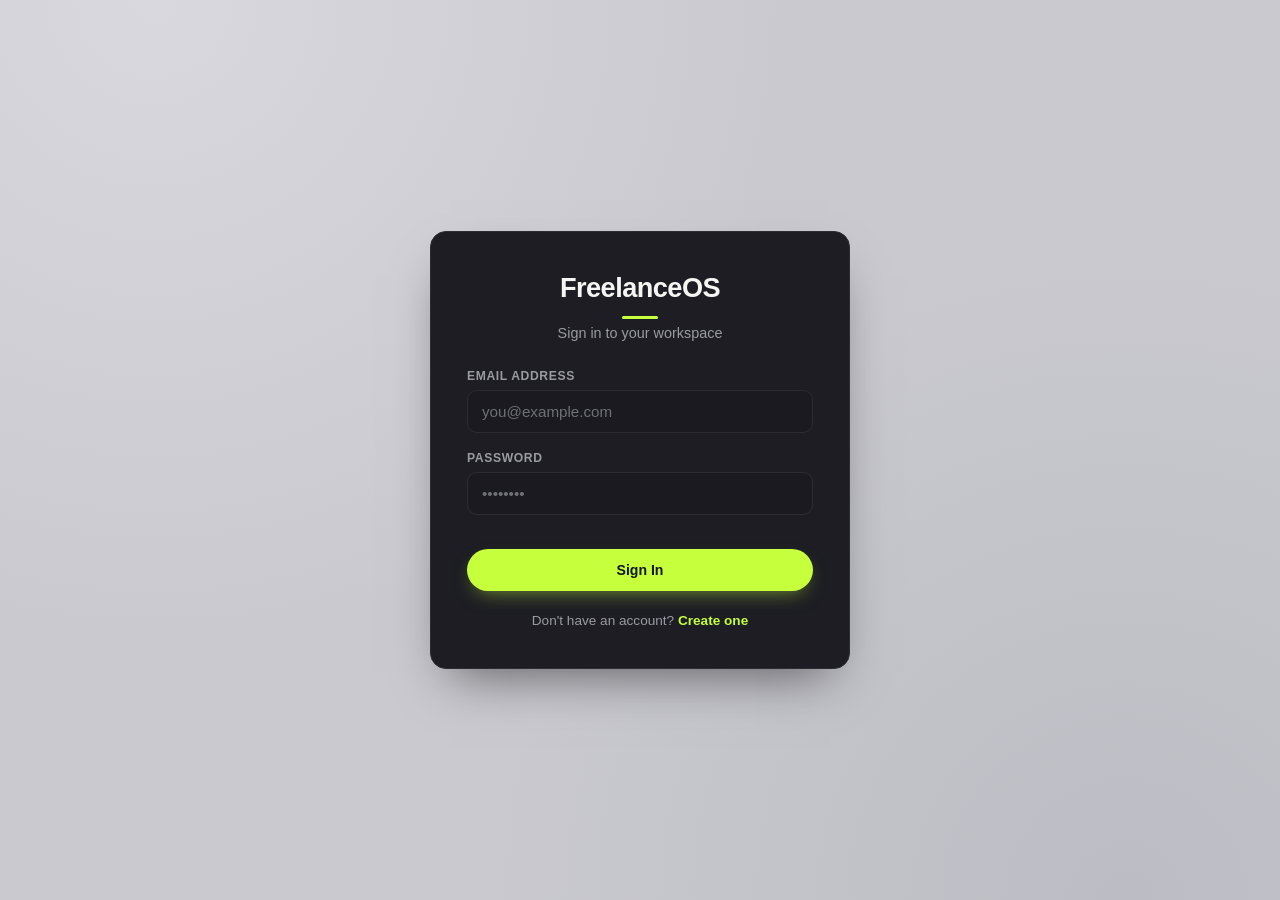
<file: frontend_ui3/dashboard.html>
<!DOCTYPE html>
<html lang="en">
<head>
  <meta charset="UTF-8">
  <meta name="viewport" content="width=device-width, initial-scale=1.0">
  <title>Dashboard | FreelanceOS</title>
  <link rel="stylesheet" href="css/styles.css">
  <style>
    /* ── Modal ── */
    .modal-overlay {
      display: none;
      position: fixed;
      inset: 0;
      background: rgba(0,0,0,0.65);
      z-index: 10000;
      align-items: center;
      justify-content: center;
    }
    .modal-overlay.open { display: flex; }
    .modal {
      background: #1a1a2e;
      border: 1px solid rgba(255,165,0,0.25);
      border-radius: 12px;
      padding: 32px;
      width: 100%;
      max-width: 480px;
      box-shadow: 0 24px 60px rgba(0,0,0,0.5);
      position: relative;
    }
    .modal h3 {
      margin: 0 0 20px;
      color: #ff9900;
      font-size: 1.15rem;
      letter-spacing: 0.04em;
      text-transform: uppercase;
    }
    .modal .close-btn {
      position: absolute;
      top: 16px; right: 18px;
      background: none;
      border: none;
      color: #aaa;
      font-size: 1.4rem;
      cursor: pointer;
      line-height: 1;
      padding: 0;
    }
    .modal .close-btn:hover { color: #fff; }
    .modal .form-group { margin-bottom: 14px; }
    .modal .form-label {
      display: block;
      font-size: 0.75rem;
      color: #aaa;
      margin-bottom: 5px;
      text-transform: uppercase;
      letter-spacing: 0.05em;
    }
    .modal .form-input, .modal select {
      width: 100%;
      background: rgba(255,255,255,0.05);
      border: 1px solid rgba(255,255,255,0.12);
      border-radius: 7px;
      padding: 9px 12px;
      color: #fff;
      font-size: 0.9rem;
      box-sizing: border-box;
      transition: border-color 0.2s;
    }
    .modal .form-input:focus, .modal select:focus {
      outline: none;
      border-color: #ff9900;
    }
    .modal select option { background: #1a1a2e; }
    .modal-actions {
      display: flex;
      gap: 10px;
      margin-top: 22px;
      justify-content: flex-end;
    }
    .btn-danger {
      background: rgba(220,53,69,0.15);
      border: 1px solid rgba(220,53,69,0.4);
      color: #ff6b7a;
      padding: 7px 14px;
      border-radius: 7px;
      cursor: pointer;
      font-size: 0.82rem;
      transition: all 0.2s;
    }
    .btn-danger:hover { background: rgba(220,53,69,0.3); }

    /* ── Table action buttons ── */
    .tbl-btn {
      background: none;
      border: 1px solid transparent;
      border-radius: 5px;
      padding: 4px 9px;
      cursor: pointer;
      font-size: 0.78rem;
      transition: all 0.15s;
    }
    .tbl-btn-edit {
      color: #60a5fa;
      border-color: rgba(96,165,250,0.3);
    }
    .tbl-btn-edit:hover { background: rgba(96,165,250,0.12); }
    .tbl-btn-delete {
      color: #ff6b7a;
      border-color: rgba(255,107,122,0.3);
      margin-left: 4px;
    }
    .tbl-btn-delete:hover { background: rgba(255,107,122,0.12); }

    /* ── Confirm delete overlay ── */
    .confirm-overlay {
      display: none;
      position: fixed;
      inset: 0;
      background: rgba(0,0,0,0.75);
      z-index: 20000;
      align-items: center;
      justify-content: center;
    }
    .confirm-overlay.open { display: flex; }
    .confirm-box {
      background: #1a1a2e;
      border: 1px solid rgba(220,53,69,0.4);
      border-radius: 10px;
      padding: 28px 32px;
      max-width: 360px;
      text-align: center;
    }
    .confirm-box p { color: #ccc; margin: 0 0 20px; line-height: 1.5; }
    .confirm-box .confirm-actions { display: flex; gap: 10px; justify-content: center; }

    /* ── New dashboard sections ── */
    .stat-subtext {
      color: #9a9aa3;
      font-size: 0.8rem;
      min-height: 1.1rem;
    }
    .dashboard-sections {
      display: grid;
      grid-template-columns: minmax(0, 2fr) minmax(280px, 1fr);
      gap: 20px;
      margin-top: 20px;
    }
    .dashboard-panel,
    .special-panel {
      padding: 20px;
    }
    .section-subtext {
      color: #9a9aa3;
      font-size: 0.86rem;
      margin-bottom: 16px;
    }
    .recent-client-list {
      list-style: none;
      display: grid;
      gap: 12px;
    }
    .recent-client-item {
      padding: 14px 16px;
      border: 1px solid rgba(255,255,255,0.08);
      border-radius: 12px;
      background: rgba(255,255,255,0.03);
    }
    .recent-client-item strong {
      display: block;
      margin-bottom: 4px;
    }
    .muted-copy {
      color: #9a9aa3;
      font-size: 0.84rem;
    }
    .special-toolbar {
      display: flex;
      justify-content: space-between;
      gap: 16px;
      flex-wrap: wrap;
      align-items: end;
      margin-bottom: 18px;
    }
    .range-fields {
      display: flex;
      gap: 12px;
      flex-wrap: wrap;
    }
    .range-fields .form-group {
      min-width: 170px;
      margin-bottom: 0;
    }
    .tab-row {
      display: flex;
      gap: 10px;
      flex-wrap: wrap;
    }
    .tab-row .btn.active {
      background: var(--accent);
      border-color: var(--accent);
      color: var(--accent-text);
    }
    .reports-results > * + * {
      margin-top: 18px;
    }
    .calendar-events-empty,
    .reports-empty {
      color: #9a9aa3;
      text-align: center;
      padding: 24px 0;
    }

    @media (max-width: 1100px) {
      .dashboard-sections { grid-template-columns: 1fr; }
    }
  </style>
</head>
<body>

  <div id="global-alert" class="alert" style="position:fixed; top:20px; right:20px; z-index:9999; max-width:400px; display:none;"></div>

  <!-- Create / Edit Modal -->
  <div class="modal-overlay" id="modal-overlay">
    <div class="modal">
      <button class="close-btn" id="modal-close">&times;</button>
      <h3 id="modal-title">Create Record</h3>
      <div id="modal-body"></div>
      <div class="modal-actions">
        <button class="btn btn-ghost" id="modal-cancel">Cancel</button>
        <button class="btn btn-primary" id="modal-save">Save</button>
      </div>
    </div>
  </div>

  <!-- Confirm Delete Modal -->
  <div class="confirm-overlay" id="confirm-overlay">
    <div class="confirm-box">
      <p id="confirm-msg">Are you sure you want to delete this record? This cannot be undone.</p>
      <div class="confirm-actions">
        <button class="btn btn-ghost" id="confirm-cancel">Cancel</button>
        <button class="btn-danger" id="confirm-ok">Delete</button>
      </div>
    </div>
  </div>

  <div class="dashboard-wrapper">
    <!-- Sidebar -->
    <aside class="sidebar">
      <div class="sidebar-header">
        <h2>FreelanceOS</h2>
      </div>
      <nav class="sidebar-nav">
        <a href="#" class="nav-item active" data-view="dashboard">
          <i><img width="24" height="24" src="https://img.icons8.com/color/48/dashboard-layout.png" alt="dashboard"/></i> Dashboard
        </a>
        <a href="#" class="nav-item" data-view="clients">
          <i><img width="24" height="24" src="https://img.icons8.com/external-flaticons-lineal-color-flat-icons/64/external-clients-media-agency-flaticons-lineal-color-flat-icons.png" alt="clients"/></i> Clients
        </a>
        <a href="#" class="nav-item" data-view="projects">
          <i><img width="24" height="24" src="https://img.icons8.com/external-flaticons-flat-flat-icons/64/external-projects-home-based-business-flaticons-flat-flat-icons.png" alt="projects"/></i> Projects
        </a>
        <a href="#" class="nav-item" data-view="tasks">
          <i><img width="24" height="24" src="https://img.icons8.com/liquid-glass/48/tasks.png" alt="tasks"/></i> Tasks
        </a>
        <a href="#" class="nav-item" data-view="invoices">
          <i><img width="24" height="24" src="https://img.icons8.com/external-vitaliy-gorbachev-lineal-color-vitaly-gorbachev/60/external-invoices-ecommerce-vitaliy-gorbachev-lineal-color-vitaly-gorbachev.png" alt="invoices"/></i> Invoices
        </a>
        <a href="#" class="nav-item" data-view="quotations">
          <i><img width="24" height="24" src="https://img.icons8.com/color/48/quote.png" alt="quotations"/></i> Quotations
        </a>
        <a href="#" class="nav-item" data-view="contracts">
          <i><img width="24" height="24" src="https://img.icons8.com/color/48/contract.png" alt="contracts"/></i> Contracts
        </a>
        <a href="#" class="nav-item" data-view="proposals">
          <i><img width="24" height="24" src="https://img.icons8.com/color/48/document--v1.png" alt="proposals"/></i> Proposals
        </a>
        <a href="#" class="nav-item" data-view="time-logs">
          <i><img width="24" height="24" src="https://img.icons8.com/color/48/time-machine.png" alt="time logs"/></i> Time Logs
        </a>
        <a href="#" class="nav-item" data-view="expenses">
          <i><img width="24" height="24" src="https://img.icons8.com/color/48/money-bag.png" alt="expenses"/></i> Expenses
        </a>
        <a href="#" class="nav-item" data-view="reports">
          <i><img width="24" height="24" src="https://img.icons8.com/color/48/combo-chart--v1.png" alt="reports"/></i> Reports
        </a>
        <a href="#" class="nav-item" data-view="calendar">
          <i><img width="24" height="24" src="https://img.icons8.com/color/48/calendar--v1.png" alt="calendar"/></i> Calendar
        </a>
        <a href="#" class="nav-item" data-view="portfolio">
          <i><img width="24" height="24" src="https://img.icons8.com/color/48/briefcase.png" alt="portfolio"/></i> Portfolio
        </a>
      </nav>
      <div class="sidebar-footer">
        <div class="user-profile-sm">
          <div class="avatar" id="user-avatar">U</div>
          <div class="user-details">
            <div class="user-name" id="user-name">User Name</div>
            <div class="user-email" id="user-email">user@example.com</div>
          </div>
        </div>
      </div>
    </aside>

    <!-- Main Content -->
    <main class="main-content">
      <header class="topbar">
        <h3 id="current-view-title">Dashboard Overview</h3>
        <button class="btn btn-ghost" id="btn-logout">Logout</button>
      </header>

      <div class="content-area">

        <!-- Dashboard Stats -->
        <div id="view-dashboard" class="view-section">
          <div class="stats-grid">
            <div class="stat-card glass-panel glass-panel-hover">
              <div class="stat-label">Active Projects</div>
              <div class="stat-value" id="stat-projects">-</div>
              <div class="stat-subtext">Current active work</div>
            </div>
            <div class="stat-card glass-panel glass-panel-hover">
              <div class="stat-label">Pending Tasks</div>
              <div class="stat-value" id="stat-tasks">-</div>
              <div class="stat-subtext">Open action items</div>
            </div>
            <div class="stat-card glass-panel glass-panel-hover">
              <div class="stat-label">Unpaid Invoices</div>
              <div class="stat-value" id="stat-invoices">-</div>
              <div class="stat-subtext">Awaiting payment</div>
            </div>
            <div class="stat-card glass-panel glass-panel-hover">
              <div class="stat-label">Total Expenses</div>
              <div class="stat-value" id="stat-expenses">-</div>
              <div class="stat-subtext">Tracked expenses</div>
            </div>
            <div class="stat-card glass-panel glass-panel-hover">
              <div class="stat-label">Revenue This Month</div>
              <div class="stat-value" id="stat-revenue">-</div>
              <div class="stat-subtext" id="stat-revenue-delta">-</div>
            </div>
            <div class="stat-card glass-panel glass-panel-hover">
              <div class="stat-label">Outstanding Amount</div>
              <div class="stat-value" id="stat-outstanding">-</div>
              <div class="stat-subtext">Open receivables</div>
            </div>
            <div class="stat-card glass-panel glass-panel-hover">
              <div class="stat-label">Overdue Invoices</div>
              <div class="stat-value" id="stat-overdue">-</div>
              <div class="stat-subtext">Need follow-up</div>
            </div>
            <div class="stat-card glass-panel glass-panel-hover">
              <div class="stat-label">Contracts Expiring Soon</div>
              <div class="stat-value" id="stat-contracts-expiring">-</div>
              <div class="stat-subtext">Within 30 days</div>
            </div>
          </div>

          <div class="dashboard-sections">
            <div class="glass-panel dashboard-panel">
              <h4 class="mb-4">Upcoming Deadlines</h4>
              <div class="table-container">
                <table class="table">
                  <thead>
                    <tr>
                      <th>Type</th>
                      <th>Title</th>
                      <th>Due Date</th>
                    </tr>
                  </thead>
                  <tbody id="deadlines-body">
                    <tr><td colspan="3" class="text-center muted-copy">Loading…</td></tr>
                  </tbody>
                </table>
              </div>
            </div>
            <div class="glass-panel dashboard-panel">
              <h4 class="mb-4">Recent Clients</h4>
              <ul id="recent-clients-list" class="recent-client-list">
                <li class="muted-copy">Loading…</li>
              </ul>
            </div>
          </div>
        </div>

        <!-- List / Table View -->
        <div id="view-list" class="view-section hidden">
          <div class="glass-panel" style="padding: 20px;">
            <div class="flex-between mb-4">
              <h4 id="list-heading">Records</h4>
              <button class="btn btn-primary" id="btn-create-new">+ Create New</button>
            </div>
            <div class="table-container">
              <table class="table" id="data-table">
                <thead><tr id="table-head"></tr></thead>
                <tbody id="table-body"></tbody>
              </table>
              <div id="empty-state" class="text-center mt-4 hidden">
                <p>No records found. Click <strong>+ Create New</strong> to add one.</p>
              </div>
            </div>
          </div>
        </div>

        <!-- Reports View -->
        <div id="view-reports" class="view-section hidden">
          <div class="glass-panel special-panel">
            <div class="special-toolbar">
              <div class="range-fields">
                <div class="form-group">
                  <label class="form-label" for="report-start-date">Start Date</label>
                  <input class="form-input" type="date" id="report-start-date">
                </div>
                <div class="form-group">
                  <label class="form-label" for="report-end-date">End Date</label>
                  <input class="form-input" type="date" id="report-end-date">
                </div>
              </div>
              <div class="tab-row">
                <button class="btn btn-ghost active" data-report-tab="revenue">Revenue</button>
                <button class="btn btn-ghost" data-report-tab="expenses">Expenses</button>
                <button class="btn btn-ghost" data-report-tab="profit">Profit</button>
                <button class="btn btn-ghost" data-report-tab="top-clients">Top Clients</button>
              </div>
              <button class="btn btn-primary" id="btn-download-report">Download CSV</button>
            </div>
            <div class="section-subtext">Choose a date range, then switch tabs to load report data from the backend.</div>
            <div id="reports-results" class="reports-results">
              <div class="reports-empty">Select a report tab to load data.</div>
            </div>
          </div>
        </div>

        <!-- Calendar View -->
        <div id="view-calendar" class="view-section hidden">
          <div class="glass-panel special-panel">
            <div class="special-toolbar">
              <div class="tab-row">
                <button class="btn btn-ghost active" data-calendar-mode="list">List</button>
                <button class="btn btn-ghost" data-calendar-mode="week">Week</button>
              </div>
              <button class="btn btn-primary" id="btn-add-event">+ Add Event</button>
            </div>
            <div class="section-subtext" id="calendar-mode-copy">Showing upcoming events in list view.</div>
            <div class="table-container">
              <table class="table">
                <thead>
                  <tr>
                    <th>Title</th>
                    <th>Event Type</th>
                    <th>Start Date</th>
                  </tr>
                </thead>
                <tbody id="calendar-events-body">
                  <tr><td colspan="3" class="text-center muted-copy">Loading…</td></tr>
                </tbody>
              </table>
            </div>
          </div>
        </div>

      </div>
    </main>
  </div>

  <script src="js/api.js"></script>
  <script>
  document.addEventListener('DOMContentLoaded', () => {

    // ── Auth guard ───────────────────────────────────────────────────────────
    if (!api.isAuthenticated()) { window.location.href = 'index.html'; return; }

    // ── Sidebar user info ────────────────────────────────────────────────────
    if (api.user) {
      document.getElementById('user-name').textContent = `${api.user.first_name} ${api.user.last_name}`;
      document.getElementById('user-email').textContent = api.user.email;
      document.getElementById('user-avatar').textContent = api.user.first_name?.[0]?.toUpperCase() || 'U';
    }

    // ── Logout ───────────────────────────────────────────────────────────────
    document.getElementById('btn-logout').addEventListener('click', async () => {
      const btn = document.getElementById('btn-logout');
      showSpinner(btn);
      await api.logout();
      window.location.href = 'index.html';
    });

    // ── State ────────────────────────────────────────────────────────────────
    let currentView = 'dashboard';
    let editingId = null;
    let deleteCallback = null;
    let currentReportTab = 'revenue';
    let currentCalendarMode = 'list';
    const cachedRecords = {};

    const VIEW_TITLES = {
      dashboard: 'Dashboard Overview',
      reports: 'Reports',
      calendar: 'Calendar',
    };

    // ── View config: columns, API calls, form fields ────────────────────────
    const VIEW_CONFIG = {
      clients: {
        label: 'CRM / Clients',
        columns: ['Name', 'Email', 'Company', 'Status', 'Actions'],
        fetchList: () => api.getClients(),
        fetchOne:  (id) => api.getClient(id),
        create:    (d) => api.createClient(d),
        update:    (id, d) => api.updateClient(id, d),
        remove:    (id) => api.deleteClient(id),
        rowData: (r) => [r.name, r.email, r.company, renderBadge(r.status)],
        fields: [
          { name: 'name',    label: 'Name',    type: 'text',   required: true },
          { name: 'email',   label: 'Email',   type: 'email',  required: true },
          { name: 'company', label: 'Company', type: 'text' },
          { name: 'phone',   label: 'Phone',   type: 'text' },
          { name: 'status',  label: 'Status',  type: 'select', options: ['active','inactive','lead'] },
        ],
      },
      projects: {
        label: 'Projects',
        columns: ['Name', 'Status', 'Start Date', 'Budget', 'Actions'],
        fetchList: () => api.getProjects(),
        fetchOne:  (id) => api.getProject(id),
        create:    (d) => api.createProject(d),
        update:    (id, d) => api.updateProject(id, d),
        remove:    (id) => api.deleteProject(id),
        rowData: (r) => [r.name, renderBadge(r.status), r.start_date || '-', r.budget != null ? formatCurrency(r.budget) : '-'],
        fields: [
          { name: 'name',        label: 'Project Name', type: 'text', required: true },
          { name: 'status',      label: 'Status',       type: 'select', options: ['active','on_hold','completed','cancelled'] },
          { name: 'start_date',  label: 'Start Date',   type: 'date' },
          { name: 'budget',      label: 'Budget ($)',   type: 'number' },
          { name: 'description', label: 'Description',  type: 'text' },
        ],
      },
      tasks: {
        label: 'Tasks',
        columns: ['Title', 'Priority', 'Status', 'Due Date', 'Actions'],
        fetchList: () => api.getTasks(),
        fetchOne:  (id) => api.getTask(id),
        create:    (d) => api.createTask(d),
        update:    (id, d) => api.updateTask(id, d),
        remove:    (id) => api.deleteTask(id),
        rowData: (r) => [r.title, renderBadge(r.priority), renderBadge(r.status), r.due_date || '-'],
        fields: [
          { name: 'project', label: 'Project', type: 'select', required: true,
            asyncOptions: async () => {
              const res = await api.getProjects();
              const items = Array.isArray(res) ? res : (res.results || []);
              return items.map(p => ({ value: p.id, label: p.name }));
            }},
          { name: 'title',    label: 'Title',    type: 'text',   required: true },
          { name: 'priority', label: 'Priority', type: 'select', options: ['low','medium','high','urgent'] },
          { name: 'status',   label: 'Status',   type: 'select', options: ['todo','in_progress','done','cancelled'] },
          { name: 'due_date', label: 'Due Date', type: 'date' },
        ],
      },
      invoices: {
        label: 'Invoices',
        columns: ['Invoice #', 'Status', 'Issue Date', 'Total', 'Actions'],
        fetchList: () => api.getInvoices(),
        fetchOne:  (id) => api.getInvoice(id),
        create:    (d) => api.createInvoice(d),
        update:    (id, d) => api.updateInvoice(id, d),
        remove:    (id) => api.deleteInvoice(id),
        rowData: (r) => [r.invoice_number, renderBadge(r.status), r.issue_date || '-', r.total != null ? formatCurrency(r.total) : '-'],
        fields: [
          { name: 'client', label: 'Client', type: 'select', required: true,
            asyncOptions: async () => {
              const res = await api.getClients();
              const items = Array.isArray(res) ? res : (res.results || []);
              return items.map(c => ({ value: c.id, label: c.name }));
            }},
          { name: 'invoice_number', label: 'Invoice #',  type: 'text' },
          { name: 'status',         label: 'Status',     type: 'select', options: ['draft','sent','paid','overdue','cancelled'] },
          { name: 'issue_date',     label: 'Issue Date', type: 'date', required: true },
          { name: 'due_date',       label: 'Due Date',   type: 'date', required: true },
          { name: 'total',          label: 'Total ($)',  type: 'number' },
        ],
      },
      quotations: {
        label: 'Quotations',
        columns: ['Title', 'Client', 'Status', 'Total', 'Valid Until', 'Actions'],
        fetchList: () => api.getQuotations(),
        fetchOne: (id) => api.getQuotation(id),
        create: (d) => api.createQuotation(d),
        update: (id, d) => api.updateQuotation(id, d),
        remove: (id) => api.deleteQuotation(id),
        rowData: (r) => [r.title, r.client_name || r.client, renderBadge(r.status), r.total != null ? formatCurrency(r.total) : '-', r.valid_until || '-'],
        fields: [
          { name: 'title',       label: 'Title',       type: 'text',   required: true },
          { name: 'client',      label: 'Client',      type: 'select', required: true,
            asyncOptions: async () => {
              const res = await api.getClients();
              const items = Array.isArray(res) ? res : (res.results || []);
              return items.map(c => ({ value: c.id, label: c.name }));
            }},
          { name: 'status',      label: 'Status',      type: 'select', options: ['draft','sent','viewed','accepted','declined','expired','converted'] },
          { name: 'valid_until', label: 'Valid Until', type: 'date' },
          { name: 'currency',    label: 'Currency',    type: 'text' },
          { name: 'notes',       label: 'Notes',       type: 'text' },
        ],
      },
      contracts: {
        label: 'Contracts',
        columns: ['Title', 'Client', 'Status', 'Start Date', 'End Date', 'Actions'],
        fetchList: () => api.getContracts(),
        fetchOne: (id) => api.getContract(id),
        create: (d) => api.createContract(d),
        update: (id, d) => api.updateContract(id, d),
        remove: (id) => api.deleteContract(id),
        rowData: (r) => [r.title, r.client_name || r.client, renderBadge(r.status), r.start_date || '-', r.end_date || '-'],
        fields: [
          { name: 'title',      label: 'Title',      type: 'text',   required: true },
          { name: 'client',     label: 'Client',     type: 'select', required: true,
            asyncOptions: async () => {
              const res = await api.getClients();
              const items = Array.isArray(res) ? res : (res.results || []);
              return items.map(c => ({ value: c.id, label: c.name }));
            }},
          { name: 'status',     label: 'Status',     type: 'select', options: ['draft','sent','signed','active','expired','cancelled'] },
          { name: 'start_date', label: 'Start Date', type: 'date' },
          { name: 'end_date',   label: 'End Date',   type: 'date' },
          { name: 'notes',      label: 'Notes',      type: 'text' },
        ],
      },
      proposals: {
        label: 'Proposals',
        columns: ['Title', 'Client', 'Status', 'Sent At', 'Actions'],
        fetchList: () => api.getProposals(),
        fetchOne: (id) => api.getProposal(id),
        create: (d) => api.createProposal(d),
        update: (id, d) => api.updateProposal(id, d),
        remove: (id) => api.deleteProposal(id),
        rowData: (r) => [r.title, r.client_name || r.client, renderBadge(r.status), r.sent_at || '-'],
        fields: [
          { name: 'title',  label: 'Title',  type: 'text',   required: true },
          { name: 'client', label: 'Client', type: 'select', required: true,
            asyncOptions: async () => {
              const res = await api.getClients();
              const items = Array.isArray(res) ? res : (res.results || []);
              return items.map(c => ({ value: c.id, label: c.name }));
            }},
          { name: 'status', label: 'Status', type: 'select', options: ['draft','sent','viewed','accepted','declined','expired'] },
          { name: 'notes',  label: 'Notes',  type: 'text' },
        ],
      },
      'time-logs': {
        label: 'Time Logs',
        columns: ['Project', 'Description', 'Start Time', 'Duration (hrs)', 'Billable', 'Actions'],
        fetchList: () => api.getTimeLogs(),
        fetchOne: null,
        create: (d) => api.createTimeLog(d),
        update: (id, d) => api.updateTimeLog(id, d),
        remove: (id) => api.deleteTimeLog(id),
        rowData: (r) => [r.project_name || r.project, r.description || '-', r.start_time || '-', r.duration_seconds ? (r.duration_seconds / 3600).toFixed(2) : '-', r.is_billable ? '✓' : ''],
        fields: [
          { name: 'project', label: 'Project', type: 'select', required: true,
            asyncOptions: async () => {
              const res = await api.getProjects();
              const items = Array.isArray(res) ? res : (res.results || []);
              return items.map(p => ({ value: p.id, label: p.name }));
            }},
          { name: 'description', label: 'Description', type: 'text' },
          { name: 'start_time',  label: 'Start Time',  type: 'datetime-local', required: true },
          { name: 'end_time',    label: 'End Time',    type: 'datetime-local' },
          { name: 'is_billable', label: 'Billable',    type: 'select', options: ['true','false'] },
          { name: 'hourly_rate', label: 'Hourly Rate', type: 'number' },
        ],
      },
      expenses: {
        label: 'Expenses',
        columns: ['Category', 'Description', 'Amount', 'Date', 'Billable', 'Actions'],
        fetchList: () => api.getExpenses(),
        fetchOne: (id) => api.getExpense(id),
        create: (d) => api.createExpense(d),
        update: (id, d) => api.updateExpense(id, d),
        remove: (id) => api.deleteExpense(id),
        rowData: (r) => [renderBadge(r.category), r.description || '-', r.amount != null ? formatCurrency(r.amount) : '-', r.expense_date || '-', r.is_billable ? '✓' : ''],
        fields: [
          { name: 'category',     label: 'Category',    type: 'select', options: ['travel','software','office','other'] },
          { name: 'description',  label: 'Description', type: 'text' },
          { name: 'amount',       label: 'Amount',      type: 'number', required: true },
          { name: 'currency',     label: 'Currency',    type: 'text' },
          { name: 'expense_date', label: 'Date',        type: 'date', required: true },
          { name: 'is_billable',  label: 'Billable',    type: 'select', options: ['true','false'] },
        ],
      },
      portfolio: {
        label: 'Portfolio',
        columns: ['Title', 'Slug', 'Published', 'Actions'],
        fetchList: () => api.getPortfolioItems(),
        fetchOne: (id) => api.getPortfolioItem(id),
        create: (d) => api.createPortfolioItem(d),
        update: (id, d) => api.updatePortfolioItem(id, d),
        remove: (id) => api.deletePortfolioItem(id),
        rowData: (r) => [r.title, r.slug, r.is_published ? '✓ Published' : 'Draft'],
        fields: [
          { name: 'title',        label: 'Title',       type: 'text', required: true },
          { name: 'slug',         label: 'Slug',        type: 'text', required: true },
          { name: 'summary',      label: 'Summary',     type: 'text' },
          { name: 'client_name',  label: 'Client Name', type: 'text' },
          { name: 'is_published', label: 'Published',   type: 'select', options: ['true','false'] },
        ],
      },
    };

    const REPORT_TABS = {
      revenue: { label: 'Revenue', fetch: (params) => api.getRevenueReport(params), csvType: 'revenue' },
      expenses: { label: 'Expenses', fetch: (params) => api.getExpenseReport(params), csvType: 'expenses' },
      profit: { label: 'Profit', fetch: (params) => api.getProfitReport(params), csvType: 'trends' },
      'top-clients': { label: 'Top Clients', fetch: (params) => api.getTopClients(params), csvType: null },
    };

    const CALENDAR_FIELDS = [
      { name: 'title',       label: 'Title',       type: 'text', required: true },
      { name: 'event_type',  label: 'Event Type',  type: 'select', options: ['task_deadline','project_deadline','invoice_due','contract_expiry','manual'] },
      { name: 'start',       label: 'Start',       type: 'datetime-local', required: true },
      { name: 'end',         label: 'End',         type: 'datetime-local' },
      { name: 'all_day',     label: 'All Day',     type: 'select', options: ['true','false'] },
      { name: 'description', label: 'Description', type: 'text' },
    ];

    // ── Navigation ───────────────────────────────────────────────────────────
    const navItems = document.querySelectorAll('.nav-item');
    const viewDashboard = document.getElementById('view-dashboard');
    const viewList = document.getElementById('view-list');
    const viewReports = document.getElementById('view-reports');
    const viewCalendar = document.getElementById('view-calendar');
    const titleEl = document.getElementById('current-view-title');

    function setViewVisibility(view) {
      viewDashboard.classList.add('hidden');
      viewList.classList.add('hidden');
      viewReports.classList.add('hidden');
      viewCalendar.classList.add('hidden');

      if (view === 'dashboard') {
        viewDashboard.classList.remove('hidden');
      } else if (view === 'reports') {
        viewReports.classList.remove('hidden');
      } else if (view === 'calendar') {
        viewCalendar.classList.remove('hidden');
      } else {
        viewList.classList.remove('hidden');
      }
    }

    navItems.forEach(item => {
      item.addEventListener('click', (e) => {
        e.preventDefault();
        navItems.forEach(n => n.classList.remove('active'));
        item.classList.add('active');
        currentView = item.getAttribute('data-view');
        titleEl.textContent = VIEW_CONFIG[currentView]?.label || VIEW_TITLES[currentView] || 'Dashboard Overview';

        if (currentView === 'dashboard') {
          setViewVisibility('dashboard');
          loadDashboardStats();
        } else if (currentView === 'reports') {
          setViewVisibility('reports');
          loadReportTab(currentReportTab);
        } else if (currentView === 'calendar') {
          setViewVisibility('calendar');
          loadCalendarEvents();
        } else {
          setViewVisibility('list');
          document.getElementById('list-heading').textContent = VIEW_CONFIG[currentView].label;
          loadListData(currentView);
        }
      });
    });

    // ── Helpers ──────────────────────────────────────────────────────────────
    function escapeHtml(value) {
      return String(value ?? '').replace(/[&<>"']/g, (char) => ({
        '&': '&amp;',
        '<': '&lt;',
        '>': '&gt;',
        '"': '&quot;',
        "'": '&#39;',
      })[char]);
    }

    function formatCurrency(value) {
      if (value === null || value === undefined || value === '') return '-';
      const number = Number(value);
      if (Number.isNaN(number)) return `$${value}`;
      return `$${number.toLocaleString(undefined, { minimumFractionDigits: 0, maximumFractionDigits: 2 })}`;
    }

    function formatDateTime(value) {
      if (!value) return '-';
      const date = new Date(value);
      return Number.isNaN(date.getTime()) ? value : date.toLocaleString();
    }

    function normalizeFieldValue(field, value) {
      if (value === null || value === undefined) return '';
      if (field.type === 'datetime-local') {
        const date = new Date(value);
        if (!Number.isNaN(date.getTime())) {
          const local = new Date(date.getTime() - (date.getTimezoneOffset() * 60000));
          return local.toISOString().slice(0, 16);
        }
      }
      if (typeof value === 'boolean') return value ? 'true' : 'false';
      return value;
    }

    function renderBadge(status) {
      if (!status) return '-';
      const good = ['active','paid','done','completed','accepted','signed','converted'];
      const bad  = ['overdue','cancelled','declined','expired'];
      const cls  = good.includes(status) ? 'badge-success'
                 : bad.includes(status)  ? 'badge-danger'
                 : 'badge-warning';
      return `<span class="badge ${cls}">${escapeHtml(String(status).replace(/_/g, ' ').toUpperCase())}</span>`;
    }

    function renderKeyValueTable(obj) {
      const entries = Object.entries(obj || {}).filter(([, value]) => !Array.isArray(value) && !(value !== null && typeof value === 'object'));
      if (!entries.length) return '<div class="reports-empty">No report data available.</div>';
      return `
        <div class="table-container">
          <table class="table">
            <thead><tr><th>Metric</th><th>Value</th></tr></thead>
            <tbody>
              ${entries.map(([key, value]) => `
                <tr>
                  <td>${escapeHtml(key.replace(/_/g, ' ').replace(/\b\w/g, c => c.toUpperCase()))}</td>
                  <td>${escapeHtml(String(value))}</td>
                </tr>`).join('')}
            </tbody>
          </table>
        </div>`;
    }

    function renderArrayTable(rows) {
      if (!rows.length) return '<div class="reports-empty">No report rows available.</div>';
      const columns = Object.keys(rows[0]);
      return `
        <div class="table-container">
          <table class="table">
            <thead><tr>${columns.map(col => `<th>${escapeHtml(col.replace(/_/g, ' ').replace(/\b\w/g, c => c.toUpperCase()))}</th>`).join('')}</tr></thead>
            <tbody>
              ${rows.map(row => `<tr>${columns.map(col => `<td>${escapeHtml(String(row[col] ?? '-'))}</td>`).join('')}</tr>`).join('')}
            </tbody>
          </table>
        </div>`;
    }

    // ── Dashboard stats ──────────────────────────────────────────────────────
    async function loadDashboardStats() {
      try {
        const data = await api.getDashboardSummary();
        if (!data) return;

        document.getElementById('stat-projects').textContent = data.projects ?? 0;
        document.getElementById('stat-tasks').textContent = data.tasks ?? 0;
        document.getElementById('stat-invoices').textContent = data.invoices ?? 0;
        document.getElementById('stat-expenses').textContent = data.expenses ?? 0;
        document.getElementById('stat-revenue').textContent = formatCurrency(data.revenue_this_month);
        document.getElementById('stat-revenue-delta').textContent = `Δ ${data.revenue_delta_pct ?? 0}% vs last month`;
        document.getElementById('stat-outstanding').textContent = formatCurrency(data.outstanding_amount);
        document.getElementById('stat-overdue').textContent = data.overdue_invoices ?? 0;
        document.getElementById('stat-contracts-expiring').textContent = data.contracts_expiring_soon ?? 0;

        const deadlinesBody = document.getElementById('deadlines-body');
        const deadlines = Array.isArray(data.upcoming_deadlines) ? data.upcoming_deadlines : [];
        deadlinesBody.innerHTML = deadlines.length
          ? deadlines.map(item => `
              <tr>
                <td>${renderBadge(item.type)}</td>
                <td>${escapeHtml(item.title || '-')}</td>
                <td>${escapeHtml(item.due || '-')}</td>
              </tr>
            `).join('')
          : '<tr><td colspan="3" class="text-center muted-copy">No upcoming deadlines.</td></tr>';

        const recentClients = Array.isArray(data.recent_clients) ? data.recent_clients : [];
        const recentList = document.getElementById('recent-clients-list');
        recentList.innerHTML = recentClients.length
          ? recentClients.map(client => `
              <li class="recent-client-item">
                <strong>${escapeHtml(client.name || 'Unnamed Client')}</strong>
                <span class="muted-copy">Added ${escapeHtml(client.created_at || '-')}</span>
              </li>
            `).join('')
          : '<li class="muted-copy">No recent clients found.</li>';
      } catch (err) {
        showAlert('Failed to load dashboard statistics.', 'error');
      }
    }

    // ── List / Table ─────────────────────────────────────────────────────────
    async function loadListData(type) {
      const cfg = VIEW_CONFIG[type];
      const tHead = document.getElementById('table-head');
      const tBody = document.getElementById('table-body');
      const emptyState = document.getElementById('empty-state');

      tHead.innerHTML = '';
      tBody.innerHTML = `<tr><td colspan="${cfg.columns.length}" class="text-center"><span class="spinner"></span> Loading…</td></tr>`;
      emptyState.classList.add('hidden');

      cfg.columns.forEach(col => {
        const th = document.createElement('th');
        th.textContent = col;
        tHead.appendChild(th);
      });

      try {
        const res = await cfg.fetchList();
        const records = Array.isArray(res) ? res : (res.results || []);
        cachedRecords[type] = records;
        tBody.innerHTML = '';

        if (records.length === 0) {
          emptyState.classList.remove('hidden');
          return;
        }

        records.forEach(record => {
          const tr = document.createElement('tr');
          cfg.rowData(record).forEach(cellHtml => {
            const td = document.createElement('td');
            td.innerHTML = cellHtml ?? '-';
            tr.appendChild(td);
          });

          const tdAct = document.createElement('td');
          if (cfg.update) {
            const editBtn = document.createElement('button');
            editBtn.className = 'tbl-btn tbl-btn-edit';
            editBtn.textContent = 'Edit';
            editBtn.addEventListener('click', () => openEditModal(type, record.id || record.uuid));
            tdAct.appendChild(editBtn);
          }

          if (cfg.remove) {
            const delBtn = document.createElement('button');
            delBtn.className = 'tbl-btn tbl-btn-delete';
            delBtn.textContent = 'Delete';
            delBtn.addEventListener('click', () => confirmDelete(type, record.id || record.uuid));
            tdAct.appendChild(delBtn);
          }

          tr.appendChild(tdAct);
          tBody.appendChild(tr);
        });
      } catch (err) {
        tBody.innerHTML = `<tr><td colspan="${cfg.columns.length}" class="text-center text-danger">Failed to load data: ${escapeHtml(err.message)}</td></tr>`;
      }
    }

    // ── Modal helpers ────────────────────────────────────────────────────────
    const overlay = document.getElementById('modal-overlay');
    const modalTitle = document.getElementById('modal-title');
    const modalBody = document.getElementById('modal-body');
    const modalSave = document.getElementById('modal-save');

    function closeModal() {
      overlay.classList.remove('open');
      editingId = null;
    }

    document.getElementById('modal-close').addEventListener('click', closeModal);
    document.getElementById('modal-cancel').addEventListener('click', closeModal);
    overlay.addEventListener('click', (e) => { if (e.target === overlay) closeModal(); });

    async function loadAsyncOptions(fields) {
      for (const field of fields) {
        if (field.asyncOptions && !(field._loadedOptions && field._loadedOptions.length > 0)) {
          try {
            const result = await field.asyncOptions();
            field._loadedOptions = result && result.length > 0 ? result : null;
          } catch (e) {
            field._loadedOptions = null;
            console.warn(`Failed to load options for ${field.name}:`, e);
          }
        }
      }
    }

    function buildForm(fields, data = {}) {
      return fields.map(field => {
        const val = normalizeFieldValue(field, data[field.name]);
        if (field.type === 'select') {
          let opts = '';
          if (field._loadedOptions) {
            opts = field._loadedOptions.map(option => `<option value="${option.value}" ${String(val) === String(option.value) ? 'selected' : ''}>${escapeHtml(option.label)}</option>`).join('');
          } else if (field.options) {
            opts = field.options.map(option => `<option value="${option}" ${String(val) === String(option) ? 'selected' : ''}>${escapeHtml(option.replace(/_/g, ' ').toUpperCase())}</option>`).join('');
          }
          return `
            <div class="form-group">
              <label class="form-label">${escapeHtml(field.label)}${field.required ? ' *' : ''}</label>
              <select name="${field.name}" ${field.required ? 'required' : ''}>${opts}</select>
            </div>`;
        }
        return `
          <div class="form-group">
            <label class="form-label">${escapeHtml(field.label)}${field.required ? ' *' : ''}</label>
            <input class="form-input" type="${field.type}" name="${field.name}" value="${escapeHtml(val)}" ${field.required ? 'required' : ''}>
          </div>`;
      }).join('');
    }

    function getFormData(fields) {
      const data = {};
      fields.forEach(field => {
        const el = modalBody.querySelector(`[name="${field.name}"]`);
        if (el && el.value.trim() !== '') data[field.name] = el.value.trim();
      });
      return data;
    }

    // ── Create modal ─────────────────────────────────────────────────────────
    document.getElementById('btn-create-new').addEventListener('click', async () => {
      const cfg = VIEW_CONFIG[currentView];
      if (!cfg) return;
      editingId = null;
      modalTitle.textContent = `New ${cfg.label.replace(' / Clients','')}`;
      modalBody.innerHTML = `<p style="color:#aaa; text-align:center;">Loading…</p>`;
      overlay.classList.add('open');

      await loadAsyncOptions(cfg.fields);
      modalBody.innerHTML = buildForm(cfg.fields);

      modalSave.onclick = async () => {
        const payload = getFormData(cfg.fields);
        showSpinner(modalSave);
        try {
          await cfg.create(payload);
          closeModal();
          showAlert('Created successfully!', 'success');
          loadListData(currentView);
        } catch (err) {
          showAlert(err.message, 'error');
        } finally {
          hideSpinner(modalSave);
        }
      };
    });

    // ── Edit modal ───────────────────────────────────────────────────────────
    async function openEditModal(type, id) {
      const cfg = VIEW_CONFIG[type];
      editingId = id;
      modalTitle.textContent = `Edit ${cfg.label.replace(' / Clients','')}`;
      modalBody.innerHTML = `<p style="color:#aaa; text-align:center;">Loading…</p>`;
      overlay.classList.add('open');

      try {
        await loadAsyncOptions(cfg.fields);
        const record = cfg.fetchOne
          ? await cfg.fetchOne(id)
          : (cachedRecords[type] || []).find(item => String(item.id || item.uuid) === String(id));

        if (!record) throw new Error('Record not found');
        modalBody.innerHTML = buildForm(cfg.fields, record);
      } catch (err) {
        modalBody.innerHTML = `<p style="color:#ff6b7a;">Failed to load record.</p>`;
      }

      modalSave.onclick = async () => {
        const payload = getFormData(cfg.fields);
        showSpinner(modalSave);
        try {
          await cfg.update(id, payload);
          closeModal();
          showAlert('Updated successfully!', 'success');
          loadListData(type);
        } catch (err) {
          showAlert(err.message, 'error');
        } finally {
          hideSpinner(modalSave);
        }
      };
    }

    // ── Confirm delete ───────────────────────────────────────────────────────
    const confirmOverlay = document.getElementById('confirm-overlay');
    document.getElementById('confirm-cancel').addEventListener('click', () => {
      confirmOverlay.classList.remove('open');
    });
    document.getElementById('confirm-ok').addEventListener('click', async () => {
      if (!deleteCallback) return;
      const btn = document.getElementById('confirm-ok');
      showSpinner(btn);
      try {
        await deleteCallback();
        confirmOverlay.classList.remove('open');
        showAlert('Deleted successfully.', 'success');
        loadListData(currentView);
      } catch (err) {
        showAlert(err.message, 'error');
      } finally {
        hideSpinner(btn);
        deleteCallback = null;
      }
    });

    function confirmDelete(type, id) {
      const cfg = VIEW_CONFIG[type];
      deleteCallback = () => cfg.remove(id);
      confirmOverlay.classList.add('open');
    }

    // ── Reports view ─────────────────────────────────────────────────────────
    const reportStartInput = document.getElementById('report-start-date');
    const reportEndInput = document.getElementById('report-end-date');
    const reportResults = document.getElementById('reports-results');
    const reportDownloadBtn = document.getElementById('btn-download-report');

    function getReportParams() {
      const params = {};
      if (reportStartInput.value) params.start_date = reportStartInput.value;
      if (reportEndInput.value) params.end_date = reportEndInput.value;
      return params;
    }

    async function loadReportTab(tab) {
      currentReportTab = tab;
      document.querySelectorAll('[data-report-tab]').forEach(btn => {
        btn.classList.toggle('active', btn.getAttribute('data-report-tab') === tab);
      });
      reportDownloadBtn.classList.toggle('hidden', !REPORT_TABS[tab].csvType);
      reportResults.innerHTML = '<div class="reports-empty"><span class="spinner"></span> Loading report…</div>';

      try {
        const data = await REPORT_TABS[tab].fetch(getReportParams());
        if (Array.isArray(data)) {
          reportResults.innerHTML = renderArrayTable(data);
          return;
        }

        const sections = [renderKeyValueTable(data)];
        Object.entries(data || {}).forEach(([key, value]) => {
          if (Array.isArray(value)) {
            sections.push(`<div><h4 class="mb-4">${escapeHtml(key.replace(/_/g, ' ').replace(/\b\w/g, c => c.toUpperCase()))}</h4>${renderArrayTable(value)}</div>`);
          }
        });
        reportResults.innerHTML = sections.join('');
      } catch (err) {
        reportResults.innerHTML = `<div class="reports-empty text-danger">Failed to load report: ${escapeHtml(err.message)}</div>`;
      }
    }

    document.querySelectorAll('[data-report-tab]').forEach(btn => {
      btn.addEventListener('click', () => loadReportTab(btn.getAttribute('data-report-tab')));
    });
    reportStartInput.addEventListener('change', () => {
      if (currentView === 'reports') loadReportTab(currentReportTab);
    });
    reportEndInput.addEventListener('change', () => {
      if (currentView === 'reports') loadReportTab(currentReportTab);
    });
    reportDownloadBtn.addEventListener('click', async () => {
      const cfg = REPORT_TABS[currentReportTab];
      if (!cfg.csvType) return;
      showSpinner(reportDownloadBtn);
      try {
        const { blob, filename } = await api.downloadReportCSV(cfg.csvType, getReportParams());
        const url = window.URL.createObjectURL(blob);
        const link = document.createElement('a');
        link.href = url;
        link.download = filename || `${cfg.csvType}_report.csv`;
        document.body.appendChild(link);
        link.click();
        link.remove();
        window.URL.revokeObjectURL(url);
      } catch (err) {
        showAlert(err.message, 'error');
      } finally {
        hideSpinner(reportDownloadBtn);
      }
    });

    // ── Calendar view ────────────────────────────────────────────────────────
    const calendarBody = document.getElementById('calendar-events-body');
    const calendarModeCopy = document.getElementById('calendar-mode-copy');

    async function loadCalendarEvents() {
      calendarBody.innerHTML = '<tr><td colspan="3" class="text-center"><span class="spinner"></span> Loading…</td></tr>';

      try {
        const res = await api.getCalendarEvents();
        const events = Array.isArray(res) ? res : (res.results || []);
        calendarBody.innerHTML = events.length
          ? events.map(event => `
              <tr>
                <td>${escapeHtml(event.title || '-')}</td>
                <td>${renderBadge(event.event_type)}</td>
                <td>${escapeHtml(formatDateTime(event.start))}</td>
              </tr>
            `).join('')
          : '<tr><td colspan="3" class="text-center muted-copy">No upcoming events.</td></tr>';
      } catch (err) {
        calendarBody.innerHTML = `<tr><td colspan="3" class="text-center text-danger">Failed to load events: ${escapeHtml(err.message)}</td></tr>`;
      }
    }

    document.querySelectorAll('[data-calendar-mode]').forEach(btn => {
      btn.addEventListener('click', () => {
        currentCalendarMode = btn.getAttribute('data-calendar-mode');
        document.querySelectorAll('[data-calendar-mode]').forEach(el => {
          el.classList.toggle('active', el === btn);
        });
        calendarModeCopy.textContent = currentCalendarMode === 'week'
          ? 'Week mode selected. Upcoming events are still shown in a compact list.'
          : 'Showing upcoming events in list view.';
      });
    });

    document.getElementById('btn-add-event').addEventListener('click', async () => {
      modalTitle.textContent = 'New Calendar Event';
      modalBody.innerHTML = buildForm(CALENDAR_FIELDS, { all_day: 'false' });
      overlay.classList.add('open');

      modalSave.onclick = async () => {
        const payload = getFormData(CALENDAR_FIELDS);
        showSpinner(modalSave);
        try {
          await api.createCalendarEvent(payload);
          closeModal();
          showAlert('Event created successfully!', 'success');
          loadCalendarEvents();
        } catch (err) {
          showAlert(err.message, 'error');
        } finally {
          hideSpinner(modalSave);
        }
      };
    });

    // ── Init ─────────────────────────────────────────────────────────────────
    setViewVisibility('dashboard');
    loadDashboardStats();
  });
  </script>
</body>
</html>
</file>
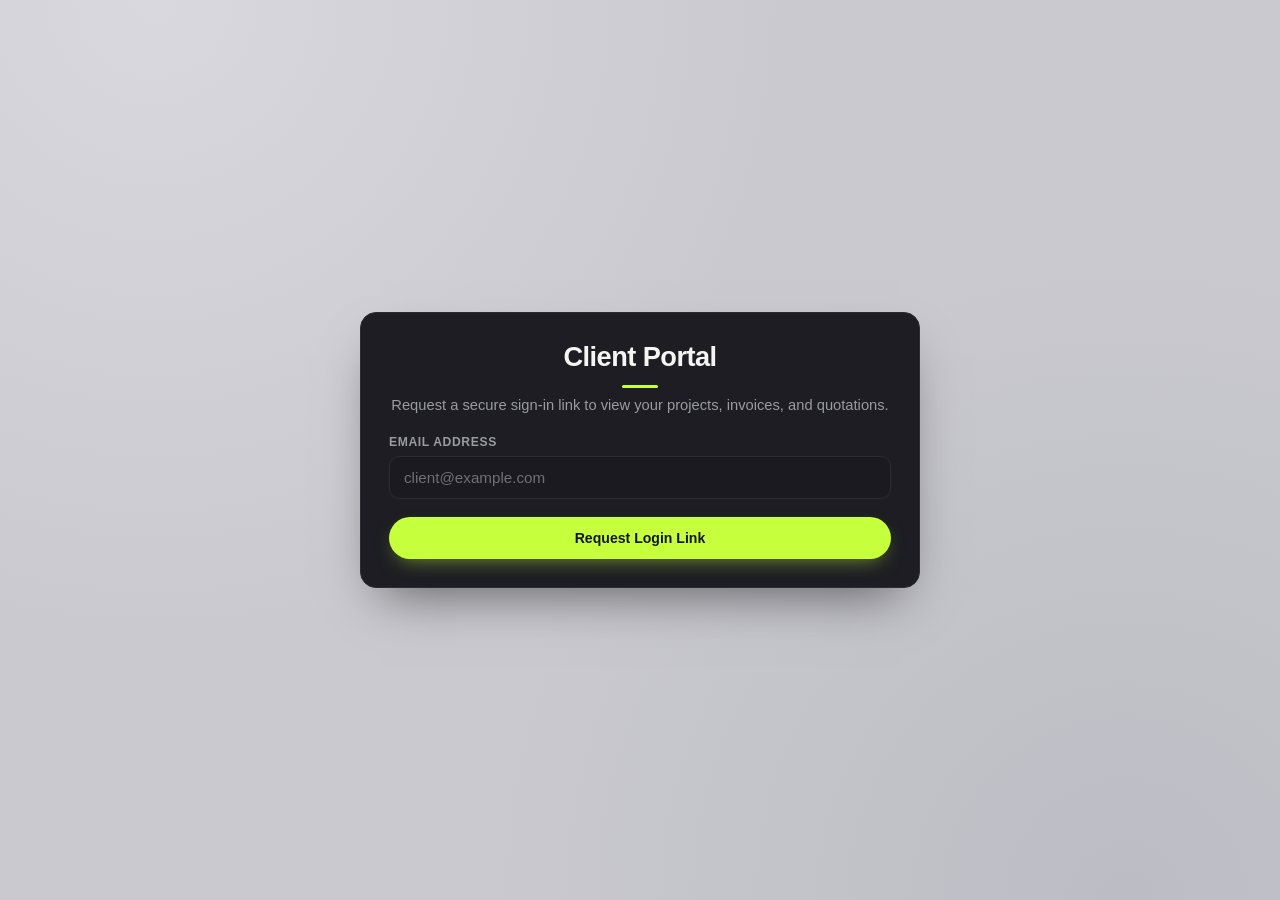
<file: frontend_ui3/portal-dashboard.html>
<!DOCTYPE html>
<html lang="en">
<head>
  <meta charset="UTF-8">
  <meta name="viewport" content="width=device-width, initial-scale=1.0">
  <title>Portal Dashboard | FreelanceOS</title>
  <link rel="stylesheet" href="css/styles.css">
  <style>
    .portal-shell {
      min-height: 100vh;
      padding: 32px;
    }
    .portal-frame {
      max-width: 1200px;
      margin: 0 auto;
      display: grid;
      gap: 20px;
    }
    .portal-header {
      display: flex;
      justify-content: space-between;
      align-items: center;
      gap: 16px;
      flex-wrap: wrap;
      padding: 24px 28px;
    }
    .portal-header h1 {
      font-size: 1.5rem;
      margin-bottom: 6px;
    }
    .portal-header p {
      color: var(--text-secondary);
    }
    .portal-tabs {
      display: flex;
      gap: 10px;
      flex-wrap: wrap;
      margin-bottom: 18px;
    }
    .portal-tabs .btn.active {
      background: var(--accent);
      border-color: var(--accent);
      color: var(--accent-text);
    }
    .portal-panel {
      padding: 24px 28px;
    }
    .portal-empty {
      color: var(--text-secondary);
      text-align: center;
      padding: 28px 0;
    }
  </style>
</head>
<body>
  <div class="portal-shell">
    <div class="portal-frame">
      <div id="portal-alert" class="alert"></div>

      <div class="glass-panel portal-header">
        <div>
          <h1 id="portal-client-name">Client Portal</h1>
          <p>Review current work, outstanding invoices, and quotations shared with you.</p>
        </div>
        <button class="btn btn-ghost" id="btn-portal-logout">Logout</button>
      </div>

      <div class="glass-panel portal-panel">
        <div class="portal-tabs">
          <button class="btn btn-ghost active" data-tab="projects">My Projects</button>
          <button class="btn btn-ghost" data-tab="invoices">My Invoices</button>
          <button class="btn btn-ghost" data-tab="quotations">My Quotations</button>
        </div>

        <div id="portal-projects" class="portal-view">
          <div class="table-container">
            <table class="table">
              <thead>
                <tr>
                  <th>Name</th>
                  <th>Status</th>
                  <th>Start Date</th>
                  <th>Budget</th>
                </tr>
              </thead>
              <tbody id="projects-body">
                <tr><td colspan="4" class="portal-empty">Loading…</td></tr>
              </tbody>
            </table>
          </div>
        </div>

        <div id="portal-invoices" class="portal-view hidden">
          <div class="table-container">
            <table class="table">
              <thead>
                <tr>
                  <th>Invoice #</th>
                  <th>Status</th>
                  <th>Due Date</th>
                  <th>Total</th>
                  <th>Action</th>
                </tr>
              </thead>
              <tbody id="invoices-body">
                <tr><td colspan="5" class="portal-empty">Loading…</td></tr>
              </tbody>
            </table>
          </div>
        </div>

        <div id="portal-quotations" class="portal-view hidden">
          <div class="table-container">
            <table class="table">
              <thead>
                <tr>
                  <th>Quotation #</th>
                  <th>Status</th>
                  <th>Valid Until</th>
                  <th>Total</th>
                  <th>Action</th>
                </tr>
              </thead>
              <tbody id="quotations-body">
                <tr><td colspan="5" class="portal-empty">Loading…</td></tr>
              </tbody>
            </table>
          </div>
        </div>
      </div>
    </div>
  </div>

  <script>
    const API_BASE_URL = 'http://127.0.0.1:8000/api/v1';

    function getPortalToken() {
      return sessionStorage.getItem('portal_token');
    }

    function showPortalAlert(message, type = 'error') {
      const alertEl = document.getElementById('portal-alert');
      alertEl.textContent = message;
      alertEl.className = `alert ${type}`;
      alertEl.style.display = 'block';
      setTimeout(() => { alertEl.style.display = 'none'; }, 5000);
    }

    function escapeHtml(value) {
      return String(value ?? '').replace(/[&<>"']/g, (char) => ({
        '&': '&amp;',
        '<': '&lt;',
        '>': '&gt;',
        '"': '&quot;',
        "'": '&#39;',
      })[char]);
    }

    function formatCurrency(value) {
      if (value === null || value === undefined || value === '') return '-';
      const number = Number(value);
      if (Number.isNaN(number)) return `$${value}`;
      return `$${number.toLocaleString(undefined, { minimumFractionDigits: 0, maximumFractionDigits: 2 })}`;
    }

    function renderBadge(status) {
      if (!status) return '-';
      const good = ['active','paid','done','completed','accepted','signed','converted'];
      const bad = ['cancelled','declined','expired','overdue'];
      const cls = good.includes(status) ? 'badge-success' : bad.includes(status) ? 'badge-danger' : 'badge-warning';
      return `<span class="badge ${cls}">${escapeHtml(String(status).replace(/_/g, ' ').toUpperCase())}</span>`;
    }

    async function portalFetch(path, options = {}, retryWithBearer = true) {
      const token = getPortalToken();
      const scheme = sessionStorage.getItem('portal_auth_scheme') || 'Portal';
      const response = await window.fetch(`${API_BASE_URL}${path}`, {
        ...options,
        headers: {
          'Accept': options.accept || 'application/json',
          ...(options.body ? { 'Content-Type': 'application/json' } : {}),
          ...options.headers,
          'Authorization': `${scheme} ${token}`,
        },
      });

      if ((response.status === 401 || response.status === 403) && retryWithBearer && scheme !== 'Bearer') {
        sessionStorage.setItem('portal_auth_scheme', 'Bearer');
        return portalFetch(path, options, false);
      }

      if (!response.ok) {
        const text = await response.text();
        let message = `Request failed (${response.status})`;
        if (text) {
          try {
            const data = JSON.parse(text);
            message = data?.detail || data?.error?.message || message;
          } catch (e) {
            message = text;
          }
        }
        throw new Error(message);
      }

      if (options.expectBlob) {
        return {
          blob: await response.blob(),
          filename: response.headers.get('Content-Disposition')?.match(/filename="?([^"]+)"?/)?.[1] || null,
        };
      }

      const text = await response.text();
      return text ? JSON.parse(text) : null;
    }

    async function loadProjects() {
      const tbody = document.getElementById('projects-body');
      tbody.innerHTML = '<tr><td colspan="4" class="portal-empty">Loading…</td></tr>';
      try {
        const data = await portalFetch('/portal/projects/');
        const items = Array.isArray(data) ? data : (data?.results || []);
        tbody.innerHTML = items.length
          ? items.map(item => `
              <tr>
                <td>${escapeHtml(item.name || '-')}</td>
                <td>${renderBadge(item.status)}</td>
                <td>${escapeHtml(item.start_date || '-')}</td>
                <td>${escapeHtml(formatCurrency(item.budget))}</td>
              </tr>
            `).join('')
          : '<tr><td colspan="4" class="portal-empty">No projects available.</td></tr>';
      } catch (err) {
        tbody.innerHTML = `<tr><td colspan="4" class="portal-empty text-danger">${escapeHtml(err.message)}</td></tr>`;
      }
    }

    async function downloadInvoicePdf(id) {
      const attempts = [`/portal/invoices/${id}/pdf/`, `/invoices/${id}/pdf/`];
      for (const path of attempts) {
        try {
          return await portalFetch(path, { expectBlob: true, accept: 'application/pdf' });
        } catch (err) {
          if (path === attempts[attempts.length - 1]) throw err;
        }
      }
    }

    async function loadInvoices() {
      const tbody = document.getElementById('invoices-body');
      tbody.innerHTML = '<tr><td colspan="5" class="portal-empty">Loading…</td></tr>';
      try {
        const data = await portalFetch('/portal/invoices/');
        const items = Array.isArray(data) ? data : (data?.results || []);
        tbody.innerHTML = items.length
          ? items.map(item => `
              <tr>
                <td>${escapeHtml(item.invoice_number || '-')}</td>
                <td>${renderBadge(item.status)}</td>
                <td>${escapeHtml(item.due_date || '-')}</td>
                <td>${escapeHtml(formatCurrency(item.total))}</td>
                <td><button class="btn btn-ghost" data-download-invoice="${escapeHtml(item.id)}">Download PDF</button></td>
              </tr>
            `).join('')
          : '<tr><td colspan="5" class="portal-empty">No invoices available.</td></tr>';

        tbody.querySelectorAll('[data-download-invoice]').forEach(btn => {
          btn.addEventListener('click', async () => {
            try {
              const { blob, filename } = await downloadInvoicePdf(btn.getAttribute('data-download-invoice'));
              const url = window.URL.createObjectURL(blob);
              const link = document.createElement('a');
              link.href = url;
              link.download = filename || 'invoice.pdf';
              document.body.appendChild(link);
              link.click();
              link.remove();
              window.URL.revokeObjectURL(url);
            } catch (err) {
              showPortalAlert(err.message, 'error');
            }
          });
        });
      } catch (err) {
        tbody.innerHTML = `<tr><td colspan="5" class="portal-empty text-danger">${escapeHtml(err.message)}</td></tr>`;
      }
    }

    async function approveQuotation(id) {
      const attempts = [
        `/portal/quotations/${id}/approve/`,
        `/portal/quotations/${id}/accept/`,
      ];
      for (const path of attempts) {
        try {
          return await portalFetch(path, { method: 'POST', body: JSON.stringify({}) });
        } catch (err) {
          if (path === attempts[attempts.length - 1]) throw err;
        }
      }
    }

    async function loadQuotations() {
      const tbody = document.getElementById('quotations-body');
      tbody.innerHTML = '<tr><td colspan="5" class="portal-empty">Loading…</td></tr>';
      try {
        const data = await portalFetch('/portal/quotations/');
        const items = Array.isArray(data) ? data : (data?.results || []);
        tbody.innerHTML = items.length
          ? items.map(item => `
              <tr>
                <td>${escapeHtml(item.quotation_number || item.title || '-')}</td>
                <td>${renderBadge(item.status)}</td>
                <td>${escapeHtml(item.valid_until || '-')}</td>
                <td>${escapeHtml(formatCurrency(item.total))}</td>
                <td><button class="btn btn-primary" data-approve-quotation="${escapeHtml(item.id)}">Approve</button></td>
              </tr>
            `).join('')
          : '<tr><td colspan="5" class="portal-empty">No quotations available.</td></tr>';

        tbody.querySelectorAll('[data-approve-quotation]').forEach(btn => {
          btn.addEventListener('click', async () => {
            try {
              await approveQuotation(btn.getAttribute('data-approve-quotation'));
              showPortalAlert('Quotation updated successfully.', 'success');
              loadQuotations();
            } catch (err) {
              showPortalAlert(err.message, 'error');
            }
          });
        });
      } catch (err) {
        tbody.innerHTML = `<tr><td colspan="5" class="portal-empty text-danger">${escapeHtml(err.message)}</td></tr>`;
      }
    }

    async function loadPortalProfile() {
      const storedName = sessionStorage.getItem('portal_client_name');
      if (storedName) {
        document.getElementById('portal-client-name').textContent = storedName;
      }

      try {
        const profile = await portalFetch('/portal/me/');
        if (profile?.name) {
          sessionStorage.setItem('portal_client_name', profile.name);
          document.getElementById('portal-client-name').textContent = profile.name;
        }
      } catch (err) {
        showPortalAlert(err.message, 'error');
      }
    }

    function switchTab(tab) {
      document.querySelectorAll('[data-tab]').forEach(btn => {
        btn.classList.toggle('active', btn.getAttribute('data-tab') === tab);
      });
      document.querySelectorAll('.portal-view').forEach(view => view.classList.add('hidden'));
      document.getElementById(`portal-${tab}`).classList.remove('hidden');
    }

    document.addEventListener('DOMContentLoaded', () => {
      if (!getPortalToken()) {
        window.location.href = 'portal.html';
        return;
      }

      document.getElementById('btn-portal-logout').addEventListener('click', () => {
        sessionStorage.removeItem('portal_token');
        sessionStorage.removeItem('portal_refresh_token');
        sessionStorage.removeItem('portal_client_name');
        sessionStorage.removeItem('portal_client_id');
        sessionStorage.removeItem('portal_auth_scheme');
        window.location.href = 'portal.html';
      });

      document.querySelectorAll('[data-tab]').forEach(btn => {
        btn.addEventListener('click', () => switchTab(btn.getAttribute('data-tab')));
      });

      switchTab('projects');
      loadPortalProfile();
      loadProjects();
      loadInvoices();
      loadQuotations();
    });
  </script>
</body>
</html>
</file>
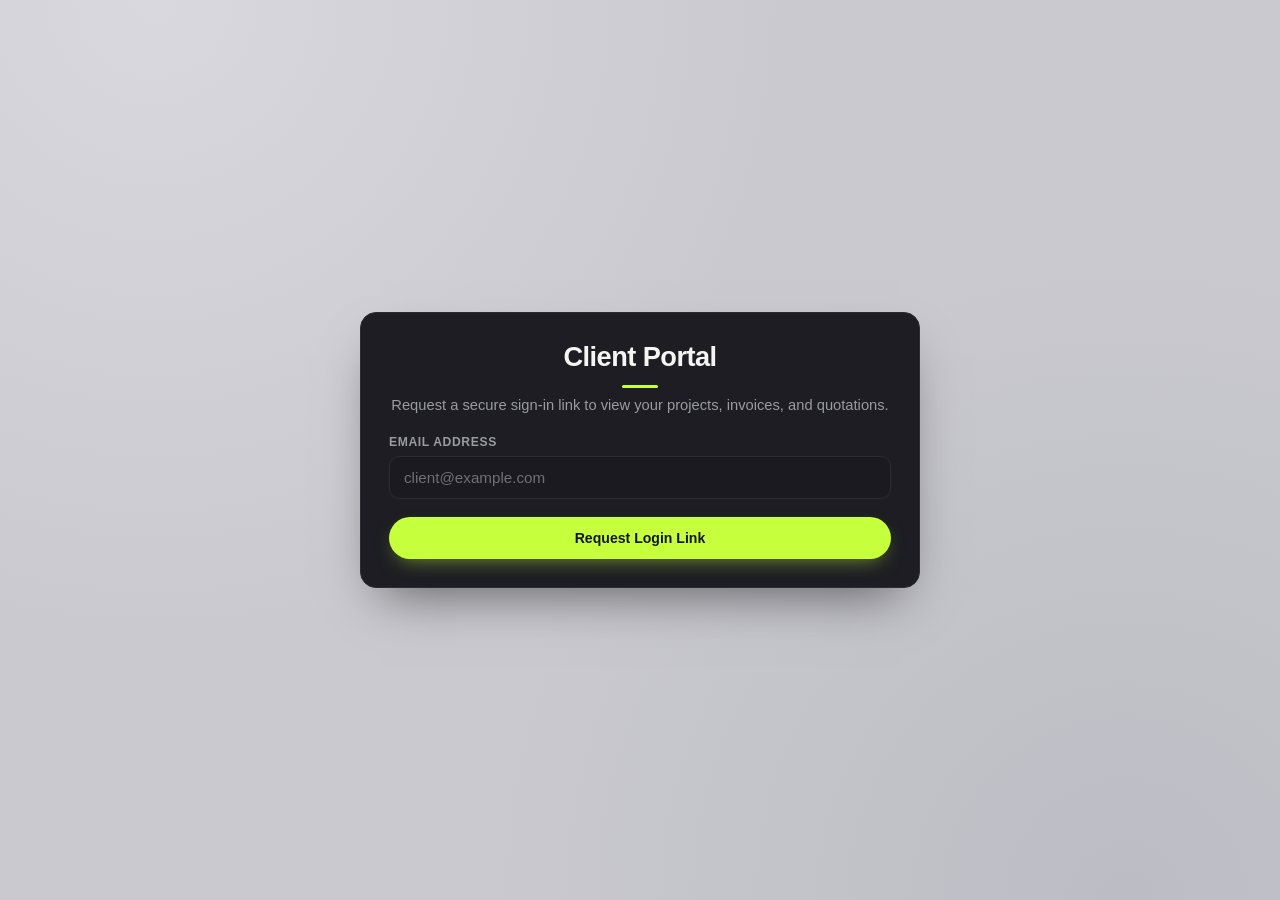
<file: frontend_ui3/portal.html>
<!DOCTYPE html>
<html lang="en">
<head>
  <meta charset="UTF-8">
  <meta name="viewport" content="width=device-width, initial-scale=1.0">
  <title>Client Portal | FreelanceOS</title>
  <link rel="stylesheet" href="css/styles.css">
  <style>
    .portal-stack {
      width: 100%;
      max-width: 560px;
      display: grid;
      gap: 18px;
    }
    .portal-section {
      padding: 28px;
    }
    .portal-section h2 {
      margin-bottom: 8px;
      font-size: 1.15rem;
    }
    .portal-section p {
      margin-bottom: 18px;
      color: var(--text-secondary);
      font-size: 0.92rem;
      line-height: 1.5;
    }
  </style>
</head>
<body>
  <div class="auth-wrapper">
    <div class="portal-stack">
      <div id="global-alert" class="alert"></div>

      <div class="portal-section glass-panel">
        <div class="auth-header" style="margin-bottom: 18px;">
          <h1>Client Portal</h1>
          <p>Request a secure sign-in link to view your projects, invoices, and quotations.</p>
        </div>

        <form id="request-form">
          <div class="form-group">
            <label class="form-label" for="portal-email">Email Address</label>
            <input type="email" id="portal-email" class="form-input" placeholder="client@example.com" required>
          </div>
          <button type="submit" class="btn btn-primary btn-block" id="btn-request-link">Request Login Link</button>
        </form>
      </div>

      <div class="portal-section glass-panel hidden" id="token-section">
        <h2>Enter Token</h2>
        <p>If your link already includes a token, verify it below to continue to the client dashboard.</p>
        <form id="token-form">
          <div class="form-group">
            <label class="form-label" for="portal-token">Token</label>
            <input type="text" id="portal-token" class="form-input" placeholder="Paste your token" required>
          </div>
          <button type="submit" class="btn btn-primary btn-block" id="btn-verify-token">Verify Token</button>
        </form>
      </div>
    </div>
  </div>

  <script>
    const API_BASE_URL = 'http://127.0.0.1:8000/api/v1';

    function showPortalAlert(message, type = 'error') {
      const alertEl = document.getElementById('global-alert');
      alertEl.textContent = message;
      alertEl.className = `alert ${type}`;
      alertEl.style.display = 'block';
      setTimeout(() => { alertEl.style.display = 'none'; }, 5000);
    }

    function showSpinner(buttonEl) {
      const originalText = buttonEl.textContent;
      buttonEl.setAttribute('data-original-text', originalText);
      buttonEl.disabled = true;
      buttonEl.replaceChildren();
      const spinner = document.createElement('span');
      spinner.className = 'spinner';
      buttonEl.appendChild(spinner);
    }

    function hideSpinner(buttonEl) {
      const originalText = buttonEl.getAttribute('data-original-text');
      buttonEl.replaceChildren(document.createTextNode(originalText || ''));
      buttonEl.disabled = false;
    }

    async function postJson(path, payload) {
      const response = await window.fetch(`${API_BASE_URL}${path}`, {
        method: 'POST',
        headers: {
          'Content-Type': 'application/json',
          'Accept': 'application/json',
        },
        body: JSON.stringify(payload),
      });

      const text = await response.text();
      const data = text ? (() => {
        try { return JSON.parse(text); } catch (e) { return null; }
      })() : null;

      if (!response.ok) {
        throw new Error(data?.detail || data?.error?.message || 'Request failed');
      }

      return data;
    }

    async function validatePortalToken(token) {
      const tryAuth = async (scheme) => {
        const response = await window.fetch(`${API_BASE_URL}/portal/me/`, {
          headers: {
            'Accept': 'application/json',
            'Authorization': `${scheme} ${token}`,
          },
        });
        if (!response.ok) return null;
        return { scheme, profile: await response.json() };
      };

      return (await tryAuth('Portal')) || (await tryAuth('Bearer'));
    }

    function persistPortalSession(authData, tokenOverride, profile, schemeOverride) {
      const token = authData?.access_token || authData?.access || authData?.token || tokenOverride;
      if (!token) throw new Error('No portal token was returned.');
      sessionStorage.setItem('portal_token', token);
      sessionStorage.setItem('portal_client_name', authData?.client_name || profile?.name || 'Client');
      if (authData?.refresh_token || authData?.refresh) {
        sessionStorage.setItem('portal_refresh_token', authData.refresh_token || authData.refresh);
      }
      if (authData?.client_id) {
        sessionStorage.setItem('portal_client_id', authData.client_id);
      }
      sessionStorage.setItem('portal_auth_scheme', schemeOverride || 'Portal');
    }

    document.addEventListener('DOMContentLoaded', () => {
      const params = new URLSearchParams(window.location.search);
      const token = params.get('token');
      const tokenSection = document.getElementById('token-section');
      const tokenInput = document.getElementById('portal-token');

      if (token) {
        tokenSection.classList.remove('hidden');
        tokenInput.value = token;
      }

      document.getElementById('request-form').addEventListener('submit', async (e) => {
        e.preventDefault();
        const btn = document.getElementById('btn-request-link');
        showSpinner(btn);
        try {
          const email = document.getElementById('portal-email').value.trim();
          try {
            await postJson('/portal/auth/login/', { email });
          } catch (err) {
            // Keep the UX generic even when the backend requires a different auth flow.
          }
          showPortalAlert('If an account exists for that email, a login link has been sent.', 'success');
        } catch (err) {
          showPortalAlert(err.message, 'error');
        } finally {
          hideSpinner(btn);
        }
      });

      document.getElementById('token-form').addEventListener('submit', async (e) => {
        e.preventDefault();
        const btn = document.getElementById('btn-verify-token');
        const rawToken = tokenInput.value.trim();
        showSpinner(btn);
        try {
          let authData = null;
          try {
            authData = await postJson('/portal/auth/verify/', { token: rawToken });
          } catch (err) {
            authData = null;
          }

          if (authData) {
            const validated = await validatePortalToken(authData.access_token || authData.access || rawToken);
            persistPortalSession(authData, rawToken, validated?.profile, validated?.scheme);
            window.location.href = 'portal-dashboard.html';
            return;
          }

          const validated = await validatePortalToken(rawToken);
          if (!validated) {
            throw new Error('Unable to verify this token with the current backend.');
          }

          persistPortalSession(null, rawToken, validated.profile, validated.scheme);
          window.location.href = 'portal-dashboard.html';
        } catch (err) {
          showPortalAlert(err.message, 'error');
        } finally {
          hideSpinner(btn);
        }
      });
    });
  </script>
</body>
</html>
</file>
<file: frontend_ui3/css/styles.css>
/* =========================================================
   FreelanceOS — shared theme
   Matches reference dashboard: dark deck surfaces, acid-green
   accent, pill-shaped controls, soft rounded cards.
   Used across index.html (auth) and dashboard.html
   ========================================================= */

:root {
  --bg-canvas: #c9c9cf;        /* outer page background */
  --bg-deck: #15151a;          /* main dark surface */
  --bg-card: #1d1d23;          /* card surface */
  --bg-card-alt: #25252c;      /* chips / secondary surface */
  --bg-input: #1a1a20;

  --text-primary: #f5f5f3;
  --text-secondary: #9a9aa3;
  --text-muted: #6f6f78;

  --accent: #c6ff3c;
  --accent-text: #15151a;
  --accent-soft: rgba(198, 255, 60, 0.12);
  --accent-soft-border: rgba(198, 255, 60, 0.35);

  --border-subtle: #2c2c34;
  --border-light: #34343d;

  --success: #6ee7a0;
  --success-soft: rgba(110, 231, 160, 0.12);
  --danger: #ff6b7a;
  --danger-soft: rgba(255, 107, 122, 0.12);
  --warning: #fbbf24;
  --warning-soft: rgba(251, 191, 36, 0.12);

  --radius-lg: 28px;
  --radius-md: 16px;
  --radius-sm: 10px;
  --radius-pill: 999px;

  --font-main: 'Inter', -apple-system, BlinkMacSystemFont, 'Segoe UI', sans-serif;

  --shadow-lift: 0 24px 50px -20px rgba(0, 0, 0, 0.55);
}

* { box-sizing: border-box; margin: 0; padding: 0; }

html, body { height: 100%; }

body {
  font-family: var(--font-main);
  background:
    radial-gradient(circle at 12% 0%, #d8d8de 0%, transparent 45%),
    radial-gradient(circle at 88% 100%, #bcbcc4 0%, transparent 45%),
    var(--bg-canvas);
  color: var(--text-primary);
  -webkit-font-smoothing: antialiased;
  -moz-osx-font-smoothing: grayscale;
}

.hidden { display: none !important; }

a { color: var(--accent); text-decoration: none; }
a:hover { text-decoration: underline; }

::selection { background: var(--accent); color: var(--accent-text); }

::-webkit-scrollbar { width: 8px; height: 8px; }
::-webkit-scrollbar-track { background: transparent; }
::-webkit-scrollbar-thumb { background: var(--border-subtle); border-radius: var(--radius-pill); }
::-webkit-scrollbar-thumb:hover { background: var(--text-muted); }

button:focus-visible,
input:focus-visible,
select:focus-visible,
a:focus-visible {
  outline: 2px solid var(--accent);
  outline-offset: 2px;
}

/* =========================================================
   GLASS PANEL → solid dark card (matches reference cards)
   ========================================================= */
.glass-panel {
  background: var(--bg-card);
  border: 1px solid var(--border-subtle);
  border-radius: var(--radius-md);
  box-shadow: var(--shadow-lift);
}

.glass-panel-hover {
  transition: border-color 0.25s ease, box-shadow 0.25s ease, transform 0.25s ease;
}
.glass-panel-hover:hover {
  border-color: var(--border-light);
  box-shadow: 0 16px 32px -16px rgba(0, 0, 0, 0.5);
  transform: translateY(-3px);
}

/* =========================================================
   UTILITY CLASSES
   ========================================================= */
.mt-4 { margin-top: 16px; }
.mb-4 { margin-bottom: 16px; }
.text-center { text-align: center; }
.text-danger { color: var(--danger); }
.flex-between {
  display: flex;
  align-items: center;
  justify-content: space-between;
}

/* =========================================================
   ALERT
   ========================================================= */
.alert {
  display: none;
  padding: 12px 16px;
  border-radius: var(--radius-sm);
  font-size: 0.85rem;
  margin-bottom: 16px;
  border: 1px solid transparent;
  animation: alert-in 0.25s ease;
}
.alert.show { display: block; }
.alert.error {
  display: block;
  background: var(--danger-soft);
  border-color: rgba(255, 107, 122, 0.35);
  color: var(--danger);
}
.alert.success {
  display: block;
  background: var(--success-soft);
  border-color: rgba(110, 231, 160, 0.35);
  color: var(--success);
}

@keyframes alert-in {
  from { opacity: 0; transform: translateY(-6px); }
  to { opacity: 1; transform: translateY(0); }
}

/* =========================================================
   BUTTONS — pill-shaped, acid-green primary (per reference)
   ========================================================= */
.btn {
  display: inline-flex;
  align-items: center;
  justify-content: center;
  gap: 8px;
  border: 1px solid transparent;
  border-radius: var(--radius-pill);
  padding: 12px 22px;
  font-size: 0.88rem;
  font-weight: 600;
  font-family: inherit;
  cursor: pointer;
  position: relative;
  overflow: hidden;
  transition: transform 0.15s ease, box-shadow 0.2s ease, background 0.2s ease, border-color 0.2s ease, filter 0.2s ease;
}
.btn:active { transform: translateY(0) !important; }

.btn-primary {
  background: var(--accent);
  color: var(--accent-text);
  box-shadow: 0 8px 20px -8px rgba(198, 255, 60, 0.55);
}
.btn-primary::before {
  content: "";
  position: absolute;
  inset: 0;
  background: linear-gradient(120deg, transparent 30%, rgba(255,255,255,0.55) 50%, transparent 70%);
  transform: translateX(-120%);
  transition: transform 0.5s ease;
}
.btn-primary:hover {
  transform: translateY(-2px);
  box-shadow: 0 12px 26px -8px rgba(198, 255, 60, 0.75);
  filter: brightness(1.04);
}
.btn-primary:hover::before { transform: translateX(120%); }
.btn-primary:disabled {
  opacity: 0.6;
  cursor: not-allowed;
  transform: none;
}
.btn-ghost#btn-logout {
  background: var(--bg-card-alt);
  border-color: var(--border-subtle);
  color: #ff6b6e;
}
.btn-ghost#btn-logout:hover {
  background: #f85154;
  border-color: #f85154;
  color: var(--accent-text);
  box-shadow: 0px 20px 60px -10px rgba(102,126,234,0.4);
  transform: scale(1.05) translateY(0px)
}

.btn-ghost {
  background: var(--bg-card-alt);
  border-color: var(--border-subtle);
  color: var(--text-secondary);
}
.btn-ghost:hover {
  background: var(--accent);
  border-color: var(--accent);
  color: var(--accent-text);
  transform: translateY(-1px);
}

.btn-danger {
  background: var(--danger-soft);
  border: 1px solid rgba(255, 107, 122, 0.4);
  color: var(--danger);
  padding: 9px 16px;
  border-radius: var(--radius-pill);
  cursor: pointer;
  font-size: 0.85rem;
  font-weight: 600;
  transition: background 0.2s ease, transform 0.15s ease;
}
.btn-danger:hover {
  background: rgba(255, 107, 122, 0.25);
  transform: translateY(-1px);
}

.btn-block { width: 100%; }

/* =========================================================
   SPINNER
   ========================================================= */
.spinner {
  display: inline-block;
  width: 14px;
  height: 14px;
  border: 2px solid rgba(255, 255, 255, 0.3);
  border-top-color: currentColor;
  border-radius: 50%;
  animation: spin 0.7s linear infinite;
  vertical-align: middle;
}
@keyframes spin { to { transform: rotate(360deg); } }

.btn.is-loading {
  color: transparent !important;
  pointer-events: none;
}
.btn.is-loading .spinner {
  position: absolute;
  left: 50%;
  top: 50%;
  margin: -7px 0 0 -7px;
  color: inherit;
  border-top-color: var(--accent-text);
}
.btn-ghost.is-loading .spinner,
.btn-danger.is-loading .spinner {
  border-top-color: var(--text-primary);
}

/* =========================================================
   FORM ELEMENTS
   ========================================================= */
.form-group { margin-bottom: 18px; }

.form-label {
  display: block;
  font-size: 0.76rem;
  font-weight: 600;
  color: var(--text-secondary);
  margin-bottom: 7px;
  text-transform: uppercase;
  letter-spacing: 0.05em;
}

.form-input {
  width: 100%;
  background: var(--bg-input);
  border: 1px solid var(--border-subtle);
  border-radius: var(--radius-sm);
  padding: 12px 14px;
  font-size: 0.95rem;
  font-family: inherit;
  color: var(--text-primary);
  transition: border-color 0.2s ease, box-shadow 0.2s ease;
}
.form-input::placeholder { color: var(--text-muted); }
.form-input:hover { border-color: var(--border-light); }
.form-input:focus {
  outline: none;
  border-color: var(--accent);
  box-shadow: 0 0 0 3px var(--accent-soft);
}

select.form-input,
select {
  width: 100%;
  background: var(--bg-input);
  border: 1px solid var(--border-subtle);
  border-radius: var(--radius-sm);
  padding: 12px 14px;
  color: var(--text-primary);
  font-size: 0.9rem;
  font-family: inherit;
  cursor: pointer;
  transition: border-color 0.2s ease;
}
select:focus { outline: none; border-color: var(--accent); }
select option { background: var(--bg-card); color: var(--text-primary); }

/* =========================================================
   AUTH PAGE (index.html)
   ========================================================= */
.auth-wrapper {
  min-height: 100vh;
  display: flex;
  align-items: center;
  justify-content: center;
  padding: 24px;
}

.auth-card {
  width: 100%;
  max-width: 420px;
  padding: 40px 36px;
  animation: card-in 0.5s cubic-bezier(0.22, 1, 0.36, 1);
}

@keyframes card-in {
  from { opacity: 0; transform: translateY(16px) scale(0.98); }
  to { opacity: 1; transform: translateY(0) scale(1); }
}

.auth-header {
  text-align: center;
  margin-bottom: 28px;
}
.auth-header h1 {
  font-size: 1.7rem;
  font-weight: 700;
  letter-spacing: -0.02em;
  color: var(--text-primary);
  margin-bottom: 6px;
}
.auth-header h1::after {
  content: "";
  display: block;
  width: 36px;
  height: 3px;
  background: var(--accent);
  border-radius: var(--radius-pill);
  margin: 12px auto 0;
}
.auth-header p {
  color: var(--text-secondary);
  font-size: 0.9rem;
}

.auth-footer {
  text-align: center;
  margin-top: 22px;
  font-size: 0.85rem;
  color: var(--text-secondary);
}
.auth-footer a { font-weight: 600; }

/* =========================================================
   DASHBOARD LAYOUT
   ========================================================= */
.dashboard-wrapper {
  display: flex;
  min-height: 100vh;
}

/* ── Sidebar ── */
.sidebar {
  width: 260px;
  flex-shrink: 0;
  background: var(--bg-deck);
  border-right: 1px solid var(--border-subtle);
  display: flex;
  flex-direction: column;
  position: sticky;
  top: 0;
  height: 100vh;
}

.sidebar-header {
  padding: 26px 24px;
  border-bottom: 1px solid var(--border-subtle);
}
.sidebar-header h2 {
  font-size: 1.2rem;
  font-weight: 700;
  letter-spacing: -0.01em;
  color: var(--text-primary);
}
.sidebar-header h2::before {
  content: "✦ ";
  color: var(--accent);
}

.sidebar-nav {
  flex: 1;
  padding: 16px 14px;
  display: flex;
  flex-direction: column;
  gap: 4px;
  overflow-y: auto;
}

.nav-item {
  display: flex;
  align-items: center;
  gap: 12px;
  padding: 11px 14px;
  border-radius: var(--radius-pill);
  color: var(--text-secondary);
  font-size: 0.92rem;
  font-weight: 500;
  text-decoration: none;
  transition: background 0.2s ease, color 0.2s ease, transform 0.15s ease;
}
.nav-item i {
  display: inline-flex;
  width: 22px;
  height: 22px;
  flex-shrink: 0;
  opacity: 0.85;
  transition: opacity 0.2s ease, transform 0.2s ease;
}
.nav-item img { display: block; width: 100%; height: 100%; object-fit: contain; }

.nav-item:hover {
  background: var(--bg-card-alt);
  color: var(--text-primary);
  transform: translateX(2px);
  text-decoration: none;
}
.nav-item:hover i { opacity: 1; transform: scale(1.08); }

.nav-item.active {
  background: var(--accent);
  color: var(--accent-text);
  font-weight: 600;
  box-shadow: 0 6px 16px -6px rgba(198, 255, 60, 0.6);
}
.nav-item.active i { opacity: 1; }

.sidebar-footer {
  padding: 18px 16px;
  border-top: 1px solid var(--border-subtle);
}

.user-profile-sm {
  display: flex;
  align-items: center;
  gap: 12px;
  padding: 8px;
  border-radius: var(--radius-md);
  cursor: default;
  transition: background 0.2s ease;
}
.user-profile-sm:hover { background: var(--bg-card-alt); }

.avatar {
  width: 38px;
  height: 38px;
  border-radius: 50%;
  background: linear-gradient(135deg, #6e6e7a, #2a2a30);
  color: var(--text-primary);
  display: flex;
  align-items: center;
  justify-content: center;
  font-weight: 700;
  font-size: 0.95rem;
  flex-shrink: 0;
  transition: box-shadow 0.2s ease;
}
.avatar:hover { box-shadow: 0 0 0 3px var(--accent); }

.user-details { min-width: 0; }
.user-name {
  font-size: 0.88rem;
  font-weight: 600;
  color: var(--text-primary);
  white-space: nowrap;
  overflow: hidden;
  text-overflow: ellipsis;
}
.user-email {
  font-size: 0.76rem;
  color: var(--text-muted);
  white-space: nowrap;
  overflow: hidden;
  text-overflow: ellipsis;
}

/* ── Main content ── */
.main-content {
  flex: 1;
  display: flex;
  flex-direction: column;
  min-width: 0;
}

.topbar {
  display: flex;
  align-items: center;
  justify-content: space-between;
  padding: 22px 32px;
  border-bottom: 1px solid var(--border-subtle);
  background: rgba(21, 21, 26, 0.7);
  backdrop-filter: blur(12px);
  position: sticky;
  top: 0;
  z-index: 10;
}
.topbar h3 {
  font-size: 1.15rem;
  font-weight: 600;
}

.content-area {
  padding: 32px;
  flex: 1;
}

/* =========================================================
   STATS GRID
   ========================================================= */
.stats-grid {
  display: grid;
  grid-template-columns: repeat(auto-fit, minmax(220px, 1fr));
  gap: 20px;
}

.stat-card {
  padding: 24px;
  display: flex;
  flex-direction: column;
  gap: 10px;
  cursor: default;
}

.stat-label {
  font-size: 0.78rem;
  font-weight: 600;
  color: var(--text-secondary);
  text-transform: uppercase;
  letter-spacing: 0.05em;
}

.stat-value {
  font-size: 2.1rem;
  font-weight: 700;
  color: var(--text-primary);
  letter-spacing: -0.02em;
}

/* =========================================================
   TABLE / LIST VIEW
   ========================================================= */
.table-container {
  overflow-x: auto;
}

.table {
  width: 100%;
  border-collapse: collapse;
  font-size: 0.9rem;
}

.table thead th {
  text-align: left;
  padding: 12px 14px;
  font-size: 0.74rem;
  font-weight: 600;
  color: var(--text-muted);
  text-transform: uppercase;
  letter-spacing: 0.05em;
  border-bottom: 1px solid var(--border-subtle);
  white-space: nowrap;
}

.table tbody td {
  padding: 14px;
  border-bottom: 1px solid var(--border-subtle);
  color: var(--text-primary);
  vertical-align: middle;
}

.table tbody tr { transition: background 0.15s ease; }
.table tbody tr:hover { background: var(--bg-card-alt); }
.table tbody tr:last-child td { border-bottom: none; }

/* ── Table action buttons ── */
.tbl-btn {
  background: none;
  border: 1px solid transparent;
  border-radius: var(--radius-pill);
  padding: 5px 12px;
  cursor: pointer;
  font-size: 0.76rem;
  font-weight: 600;
  font-family: inherit;
  transition: all 0.15s ease;
}
.tbl-btn-edit {
  color: #8fd3ff;
  border-color: rgba(143, 211, 255, 0.3);
}
.tbl-btn-edit:hover {
  background: rgba(143, 211, 255, 0.12);
  transform: translateY(-1px);
}
.tbl-btn-delete {
  color: var(--danger);
  border-color: rgba(255, 107, 122, 0.3);
  margin-left: 6px;
}
.tbl-btn-delete:hover {
  background: var(--danger-soft);
  transform: translateY(-1px);
}

/* =========================================================
   BADGES
   ========================================================= */
.badge {
  display: inline-block;
  padding: 4px 11px;
  border-radius: var(--radius-pill);
  font-size: 0.66rem;
  font-weight: 700;
  letter-spacing: 0.04em;
}
.badge-success {
  background: var(--success-soft);
  color: var(--success);
  border: 1px solid rgba(110, 231, 160, 0.35);
}
.badge-danger {
  background: var(--danger-soft);
  color: var(--danger);
  border: 1px solid rgba(255, 107, 122, 0.35);
}
.badge-warning {
  background: var(--warning-soft);
  color: var(--warning);
  border: 1px solid rgba(251, 191, 36, 0.35);
}

/* =========================================================
   MODAL (create/edit + confirm delete)
   ========================================================= */
.modal-overlay {
  display: none;
  position: fixed;
  inset: 0;
  background: rgba(0, 0, 0, 0.65);
  z-index: 10000;
  align-items: center;
  justify-content: center;
  animation: overlay-in 0.2s ease;
}
.modal-overlay.open { display: flex; }

@keyframes overlay-in {
  from { opacity: 0; }
  to { opacity: 1; }
}

.modal {
  background: var(--bg-deck);
  border: 1px solid var(--accent-soft-border);
  border-radius: var(--radius-md);
  padding: 32px;
  width: 100%;
  max-width: 480px;
  box-shadow: 0 24px 60px rgba(0, 0, 0, 0.5);
  position: relative;
  animation: modal-in 0.25s cubic-bezier(0.22, 1, 0.36, 1);
}

@keyframes modal-in {
  from { opacity: 0; transform: translateY(12px) scale(0.97); }
  to { opacity: 1; transform: translateY(0) scale(1); }
}

.modal h3 {
  margin: 0 0 20px;
  color: var(--accent);
  font-size: 1.05rem;
  letter-spacing: 0.04em;
  text-transform: uppercase;
}

.modal .close-btn {
  position: absolute;
  top: 16px;
  right: 18px;
  background: none;
  border: none;
  color: var(--text-muted);
  font-size: 1.4rem;
  cursor: pointer;
  line-height: 1;
  padding: 4px;
  border-radius: 50%;
  transition: color 0.2s ease, background 0.2s ease, transform 0.2s ease;
}
.modal .close-btn:hover {
  color: var(--text-primary);
  background: var(--bg-card-alt);
  transform: rotate(90deg);
}

.modal-actions {
  display: flex;
  gap: 10px;
  margin-top: 22px;
  justify-content: flex-end;
}

/* Confirm delete overlay */
.confirm-overlay {
  display: none;
  position: fixed;
  inset: 0;
  background: rgba(0, 0, 0, 0.75);
  z-index: 20000;
  align-items: center;
  justify-content: center;
  animation: overlay-in 0.2s ease;
}
.confirm-overlay.open { display: flex; }

.confirm-box {
  background: var(--bg-deck);
  border: 1px solid rgba(255, 107, 122, 0.4);
  border-radius: var(--radius-md);
  padding: 28px 32px;
  max-width: 360px;
  text-align: center;
  animation: modal-in 0.25s cubic-bezier(0.22, 1, 0.36, 1);
}
.confirm-box p {
  color: var(--text-secondary);
  margin: 0 0 20px;
  line-height: 1.5;
}
.confirm-box .confirm-actions {
  display: flex;
  gap: 10px;
  justify-content: center;
}

/* =========================================================
   RESPONSIVE
   ========================================================= */
@media (max-width: 860px) {
  .dashboard-wrapper { flex-direction: column; }
  .sidebar {
    width: 100%;
    height: auto;
    position: relative;
    flex-direction: row;
    align-items: center;
  }
  .sidebar-header { border-bottom: none; padding: 16px 20px; }
  .sidebar-nav {
    flex-direction: row;
    overflow-x: auto;
    padding: 8px 12px;
  }
  .nav-item { white-space: nowrap; }
  .sidebar-footer { display: none; }
  .content-area { padding: 20px; }
  .topbar { padding: 16px 20px; }
}

@media (max-width: 480px) {
  .auth-card { padding: 30px 22px; }
  .stats-grid { grid-template-columns: 1fr 1fr; gap: 12px; }
  .stat-card { padding: 16px; }
  .stat-value { font-size: 1.6rem; }
}
</file>
